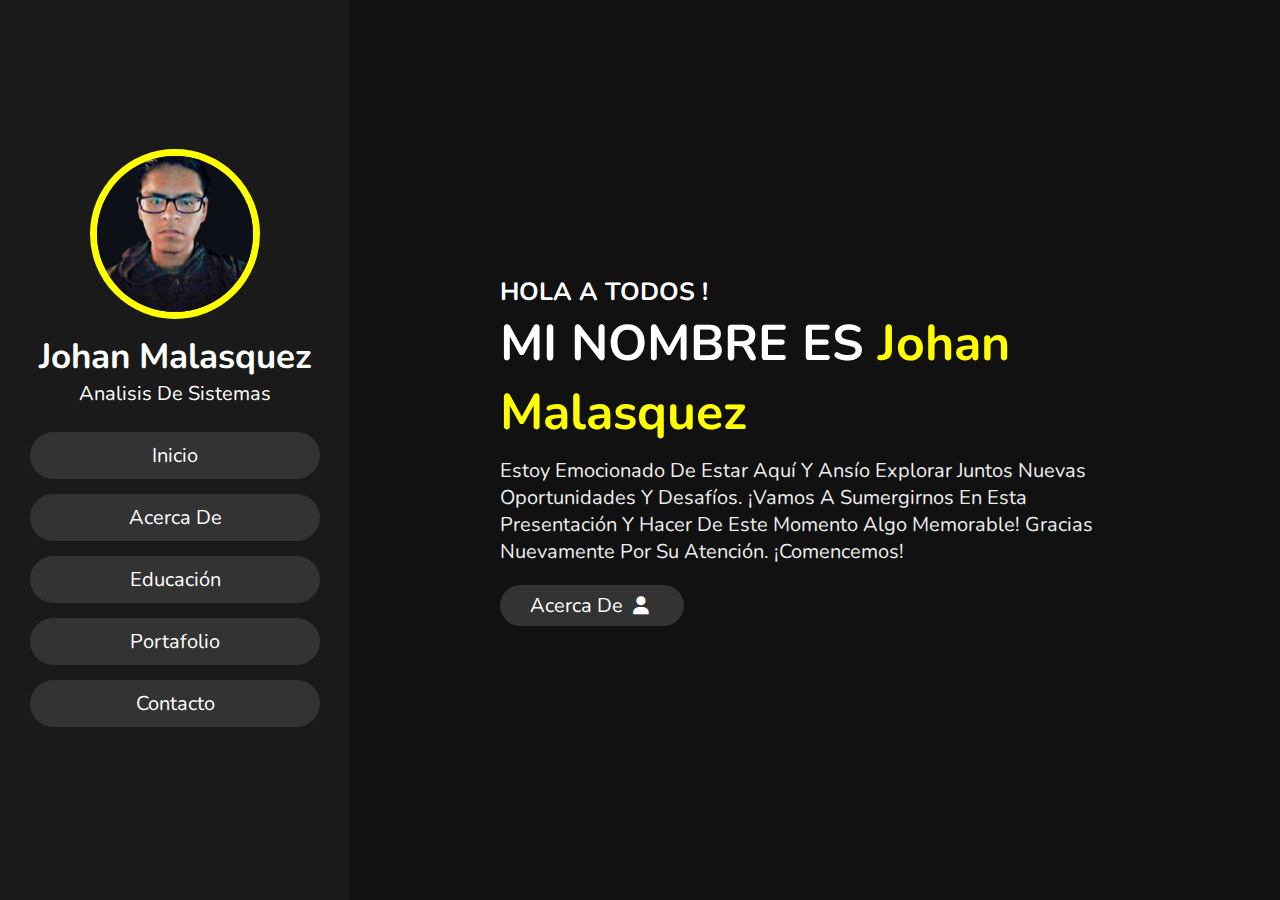
<file: index.html>
<!DOCTYPE html>
<html lang="en">
<head>
    <meta charset="UTF-8">
    <meta name="viewport" content="width=device-width, initial-scale=1.0">
    <title>Portafolio-JM</title>
    <link type="IMG" rel="Icon" href="IMG/portfolio_579412.png">
    <link rel="stylesheet" href="CSS/style.css">

    <link rel="stylesheet" href="https://cdnjs.cloudflare.com/ajax/libs/font-awesome/6.5.1/css/all.min.css">
    
</head>
<body>
    <header>
        <div class="user">
            <img src="IMG/Screenshot_1.jpg" alt="">
            <h3 class="name">Johan Malasquez</h3>
            <p class="post">Analisis de Sistemas</p>
        </div>
        
        <nav class="navbar">
            <ul>
                <li><a href="index.html">Inicio</a></li>
                <li><a href="HTML/acerca.html">Acerca de</a></li>
                <li><a href="HTML/educacion.html">Educación</a></li>
                <li><a href="HTML/portfolio.html">Portafolio</a></li>
                <li><a href="HTML/contact.html">Contacto</a></li>
            </ul>
        </nav>
    </header>

    <div id="menu" class="fas fa-bars"></div>

    <!-- SECTION HOME -->
    <section class="home" id="home">
        <h3>HOLA A TODOS !</h3>
        <h1>MI NOMBRE ES <span>Johan Malasquez</span></h1>
        <p>Estoy emocionado de estar aquí y ansío explorar juntos nuevas oportunidades y desafíos. ¡Vamos a sumergirnos en esta
        presentación y hacer de este momento algo memorable!
        
        Gracias nuevamente por su atención. ¡Comencemos!</p>
        <a href="HTML/acerca.html"><button class="btn">Acerca de <i class="fas fa-user"></i></button></a>
    </section>

    <script src="https://cdnjs.cloudflare.com/ajax/libs/jquery/3.7.1/jquery.min.js"></script>
    <script src="JS/scrip.js"></script>
</body>
</html>
</file>
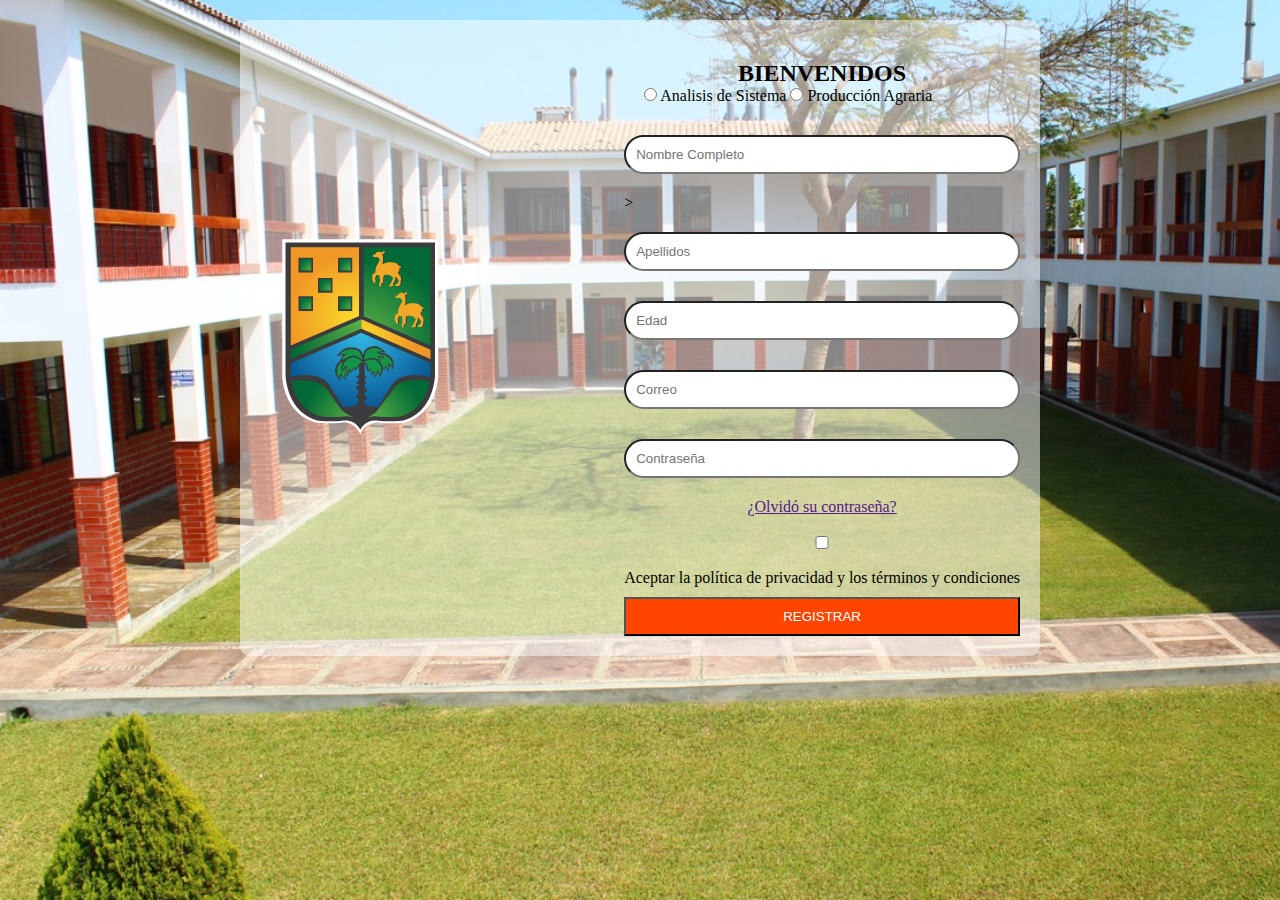
<file: Menu-Formulario/index.html>
<!DOCTYPE html>
<html lang="en">
<head>
    <meta charset="UTF-8">
    <meta name="viewport" content="width=device-width, initial-scale=1.0">
    <title>Document</title>
    <link rel="stylesheet" href="style.css">
</head>
<body>
    <div class="container">
        <form>
            <div class="form-content">
                <div class="form-image">
                    <img src="IMAGE/Logo-VG_Tpt02.png" alt="logo_VG">
                </div>
                <div>
                    <div class="form-fields">
                        <h2>BIENVENIDOS</h2>
                        <input type="radio" name="interes" value="analisis-sistema"> Analisis de Sistema
                        <input type="radio" name="interes" value="producto-agraria"> Producción Agraria
                    </div>
                    <div class="flex-container">
                        <input type="text" id="NombreCompleto" name="NombreCompleto" placeholder="Nombre Completo" pattern="[A-Za-z\s]+" required>>
                        <input type="text" id="Apellidos" name="Apellidos" placeholder="Apellidos" pattern="[A-Za-z\s]+" required>
                        <input type="text" id="Edad" name="Edad" placeholder="Edad" min="0" required>
                        <input type="text" id="Correo" name="Correo" placeholder="Correo" required pattern="[a-zA-Z0-9._%+-]+@[a-zA-Z0-9.-]+\.[a-zA-Z]{2,}">
                        <input type="password" id="Contraseña" name="Contraseña" placeholder="Contraseña">
                        <a href="">¿Olvidó su contraseña?</a>
                        <input type="checkbox" name="interes" value="producto-agraria"> Aceptar la política de privacidad y los términos y
                        condiciones
                        <input type="submit" value="REGISTRAR">
                    </div>
                </div>

            </div>
        </form>
    </div>
</body>
</html>
</file>
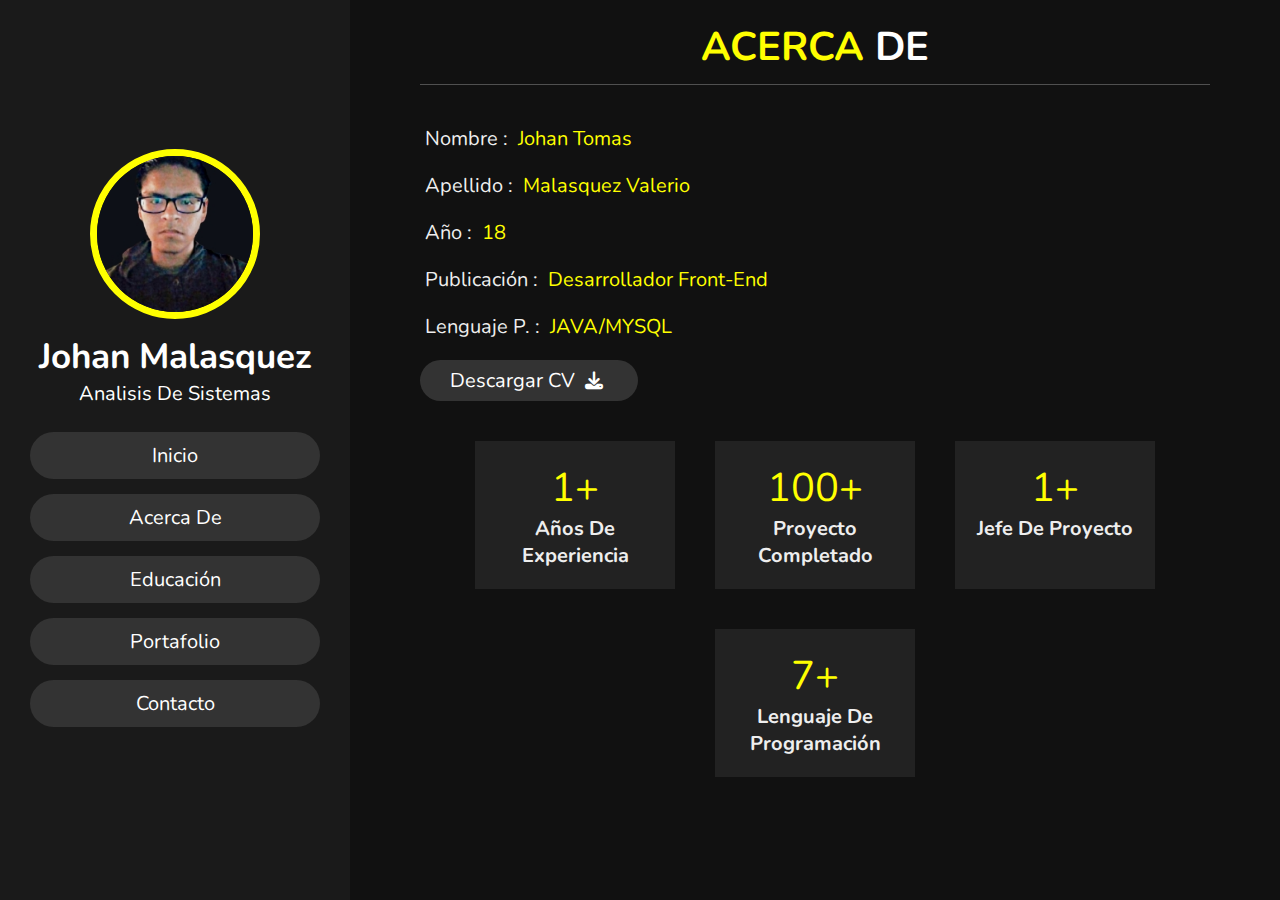
<file: HTML/acerca.html>
<!DOCTYPE html>
<html lang="en">

<head>
    <meta charset="UTF-8">
    <meta name="viewport" content="width=device-width, initial-scale=1.0">
    <title>Portafolio-JM</title>
    <link type="IMG" rel="Icon" href="/IMG/portfolio_579412.png">
    <link rel="stylesheet" href="/CSS/style.css">

    <link rel="stylesheet" href="https://cdnjs.cloudflare.com/ajax/libs/font-awesome/6.5.1/css/all.min.css">

</head>

<body>
    <header>
        <div class="user">
            <img src="/IMG/Screenshot_1.jpg" alt="">
            <h3 class="name">Johan Malasquez</h3>
            <p class="post">Analisis de Sistemas</p>
        </div>

        <nav class="navbar">
            <ul>
                <li><a href="/index.html">Inicio</a></li>
                <li><a href="acerca.html">Acerca de</a></li>
                <li><a href="educacion.html">Educación</a></li>
                <li><a href="portfolio.html">Portafolio</a></li>
                <li><a href="contact.html">Contacto</a></li>
            </ul>
        </nav>
    </header>

    <div id="menu" class="fas fa-bars"></div>

    <!-- SECTION ABOUT -->
    <section class="about" id="about">
        <h1 class="heading"> <span>ACERCA</span> DE </h1>

        <div class="row">

            <div class="info">
                <h3> <span> Nombre : </span> Johan Tomas </h3>
                <h3> <span> Apellido : </span> Malasquez Valerio </h3>
                <h3> <span> Año : </span> 18 </h3>
                <h3> <span> Publicación : </span> Desarrollador front-end </h3>
                <h3> <span> Lenguaje P. : </span> JAVA/MYSQL </h3>
                <a href="#"> <button class="btn"> Descargar CV <i class="fas fa-download"></i></button> </a>
            </div>

            <div class="counter">

                <div class="box">
                    <span>1+</span>
                    <h3>años de experiencia</h3>
                </div>

                <div class="box">
                    <span>100+</span>
                    <h3>proyecto completado</h3>
                </div>

                <div class="box">
                    <span>1+</span>
                    <h3>Jefe de Proyecto</h3>
                </div>

                <div class="box">
                    <span>7+</span>
                    <h3>Lenguaje de Programación</h3>
                </div>

            </div>

        </div>
    </section>

    <script src="https://cdnjs.cloudflare.com/ajax/libs/jquery/3.7.1/jquery.min.js"></script>
    <script src="/JS/scrip.js"></script>
</body>

</html>
</file>
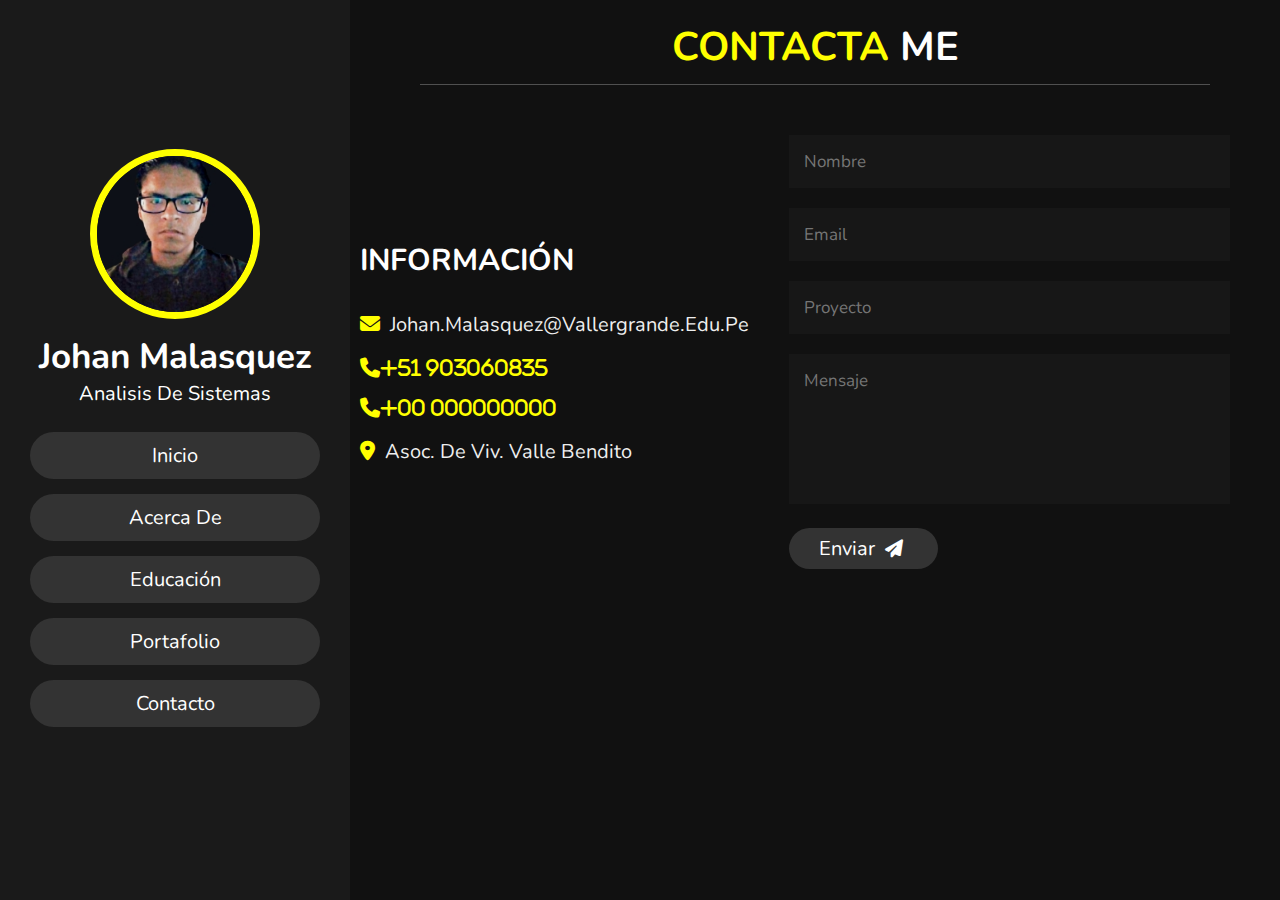
<file: HTML/contact.html>
<!DOCTYPE html>
<html lang="en">

<head>
    <meta charset="UTF-8">
    <meta name="viewport" content="width=device-width, initial-scale=1.0">
    <title>Portafolio-JM</title>
    <link type="IMG" rel="Icon" href="/IMG/portfolio_579412.png">
    <link rel="stylesheet" href="/CSS/style.css">

    <link rel="stylesheet" href="https://cdnjs.cloudflare.com/ajax/libs/font-awesome/6.5.1/css/all.min.css">

</head>

<body>
    <header>
        <div class="user">
            <img src="/IMG/Screenshot_1.jpg" alt="">
            <h3 class="name">Johan Malasquez</h3>
            <p class="post">Analisis de Sistemas</p>
        </div>

        <nav class="navbar">
            <ul>
                <li><a href="/index.html">Inicio</a></li>
                <li><a href="acerca.html">Acerca de</a></li>
                <li><a href="educacion.html">Educación</a></li>
                <li><a href="portfolio.html">Portafolio</a></li>
                <li><a href="contact.html">Contacto</a></li>
            </ul>
        </nav>
    </header>

    <div id="menu" class="fas fa-bars"></div>

    <!-- SECTION CONTACTO -->
    <section class="contact" id="contact">
        <h1 class="heading"> <span>CONTACTA</span> ME </h1>

        <div class="row">

            <div class="contact">

                <h3 class="title">Información</h3>

                <div class="info">
                    <h3><i class="fas fa-envelope"></i>johan.malasquez@vallergrande.edu.pe</h3>
                    <h3><i class="fas fa-phone">+51 903060835</i></h3>
                    <h3><i class="fas fa-phone">+00 000000000</i></h3>
                    <h3><i class="fas fa-map-marker-alt"></i>Asoc. de viv. valle bendito </h3>
                </div>

            </div>

            <form action>
                <input type="text" placeholder="nombre" class="box" required>
                <input type="email" placeholder="email" class="box" required>
                <input type="text" placeholder="proyecto" class="box" required>
                <textarea name="" id="" cols="30" rows="10" class="box message" placeholder="mensaje"></textarea required>
                <button type="submit" class="btn">Enviar <i class="fas fa-paper-plane"></i></button>

            </form>

        </div>
    </section>

    <script src="https://cdnjs.cloudflare.com/ajax/libs/jquery/3.7.1/jquery.min.js"></script>
    <script src="/JS/scrip.js"></script>
</body>

</html>
</file>
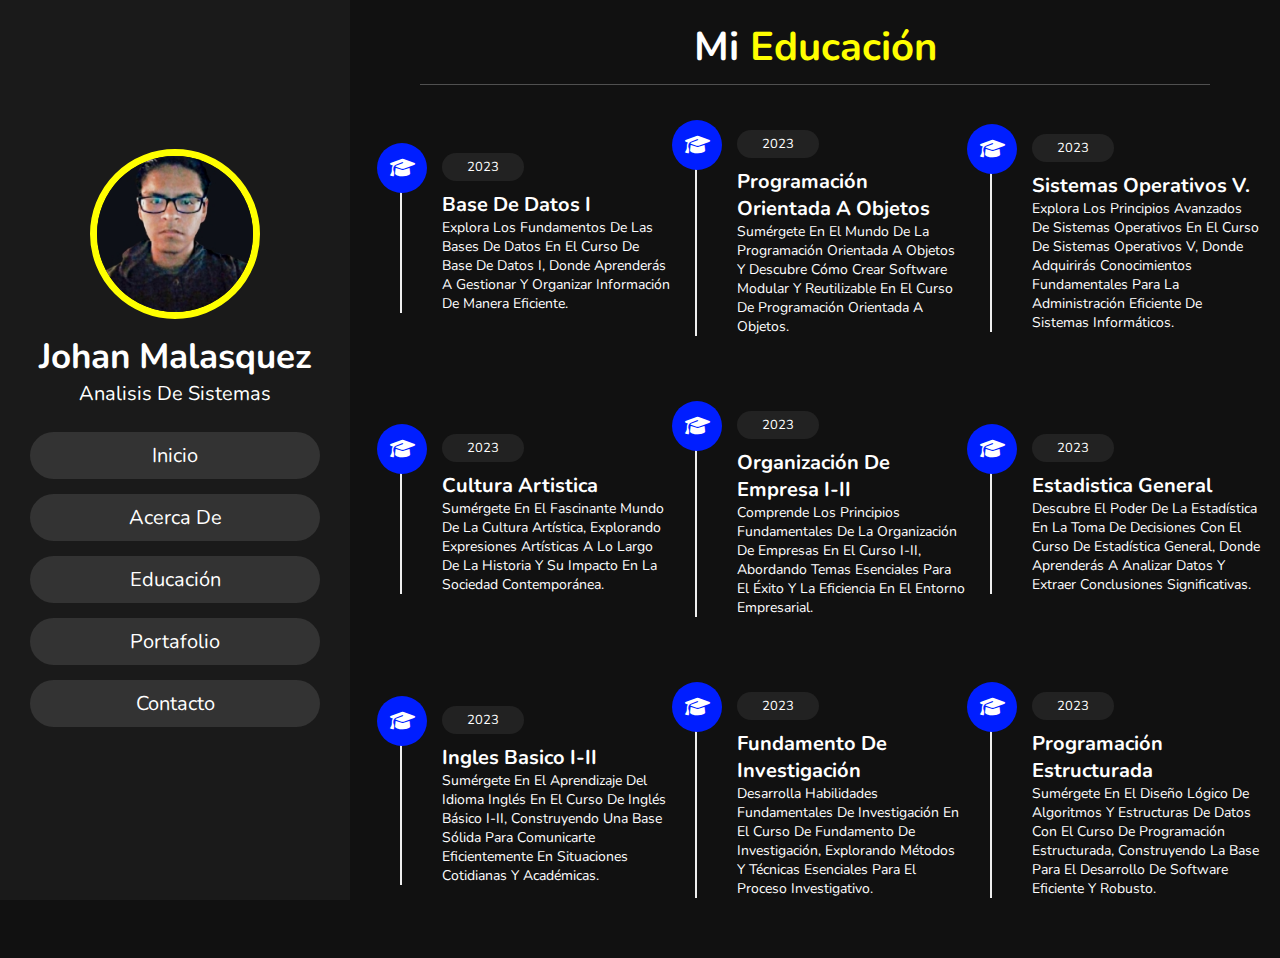
<file: HTML/educacion.html>
<!DOCTYPE html>
<html lang="en">
<head>
    <meta charset="UTF-8">
    <meta name="viewport" content="width=device-width, initial-scale=1.0">
    <title>Portafolio-JM</title>
    <link type="IMG" rel="Icon" href="/IMG/portfolio_579412.png">
    <link rel="stylesheet" href="/CSS/style.css">

    <link rel="stylesheet" href="https://cdnjs.cloudflare.com/ajax/libs/font-awesome/6.5.1/css/all.min.css">
    
</head>
<body>
    <header>
        <div class="user">
            <img src="/IMG/Screenshot_1.jpg" alt="">
            <h3 class="name">Johan Malasquez</h3>
            <p class="post">Analisis de Sistemas</p>
        </div>
        
        <nav class="navbar">
            <ul>
                <li><a href="/index.html">Inicio</a></li>
                <li><a href="acerca.html">Acerca de</a></li>
                <li><a href="educacion.html">Educación</a></li>
                <li><a href="portfolio.html">Portafolio</a></li>
                <li><a href="contact.html">Contacto</a></li>
            </ul>
        </nav>
    </header>

    <div id="menu" class="fas fa-bars"></div>

    <!-- SECTION EDUCATION -->
    <section class="education" id="education">
        <h1 class="heading"> mi <span>educación</span> </h1>

        <div class="box-container">

            <div class="box">
                <i class="fas fa-graduation-cap"></i>
                <span>2023</span>
                <h3>Base de Datos I</h3>
                <p>Explora los fundamentos de las bases de datos en el curso de Base de Datos I, donde aprenderás a gestionar y organizar
                información de manera eficiente.</p>
            </div>

            <div class="box">
                <i class="fas fa-graduation-cap"></i>
                <span>2023</span>
                <h3>Programación Orientada a Objetos</h3>
                <p>Sumérgete en el mundo de la programación orientada a objetos y descubre cómo crear software modular y reutilizable en el
                curso de Programación Orientada a Objetos.</p>
            </div>

            <div class="box">
                <i class="fas fa-graduation-cap"></i>
                <span>2023</span>
                <h3>Sistemas Operativos V.</h3>
                <p>Explora los principios avanzados de sistemas operativos en el curso de Sistemas Operativos V, donde adquirirás
                conocimientos fundamentales para la administración eficiente de sistemas informáticos.</p>
            </div>

            <div class="box">
                <i class="fas fa-graduation-cap"></i>
                <span>2023</span>
                <h3>Cultura Artistica</h3>
                <p>Sumérgete en el fascinante mundo de la Cultura Artística, explorando expresiones artísticas a lo largo de la historia y
                su impacto en la sociedad contemporánea.</p>
            </div>

            <div class="box">
                <i class="fas fa-graduation-cap"></i>
                <span>2023</span>
                <h3>Organización de Empresa I-II</h3>
                <p>Comprende los principios fundamentales de la Organización de Empresas en el curso I-II, abordando temas esenciales para
                el éxito y la eficiencia en el entorno empresarial.</p>
            </div>

            <div class="box">
                <i class="fas fa-graduation-cap"></i>
                <span>2023</span>
                <h3>Estadistica General</h3>
                <p>Descubre el poder de la estadística en la toma de decisiones con el curso de Estadística General, donde aprenderás a
                analizar datos y extraer conclusiones significativas.</p>
            </div>

            <div class="box">
                <i class="fas fa-graduation-cap"></i>
                <span>2023</span>
                <h3>Ingles Basico I-II</h3>
                <p>Sumérgete en el aprendizaje del idioma inglés en el curso de Inglés Básico I-II, construyendo una base sólida para
                comunicarte eficientemente en situaciones cotidianas y académicas.</p>
            </div>

            <div class="box">
                <i class="fas fa-graduation-cap"></i>
                <span>2023</span>
                <h3>Fundamento de Investigación</h3>
                <p>Desarrolla habilidades fundamentales de investigación en el curso de Fundamento de Investigación, explorando métodos y
                técnicas esenciales para el proceso investigativo.</p>
            </div>

            <div class="box">
                <i class="fas fa-graduation-cap"></i>
                <span>2023</span>
                <h3>Programación Estructurada</h3>
                <p>Sumérgete en el diseño lógico de algoritmos y estructuras de datos con el curso de Programación Estructurada,
                construyendo la base para el desarrollo de software eficiente y robusto.</p>
            </div>

        </div>
    </section>

    <script src="https://cdnjs.cloudflare.com/ajax/libs/jquery/3.7.1/jquery.min.js"></script>
    <script src="/JS/scrip.js"></script>
</body>
</html>
</file>
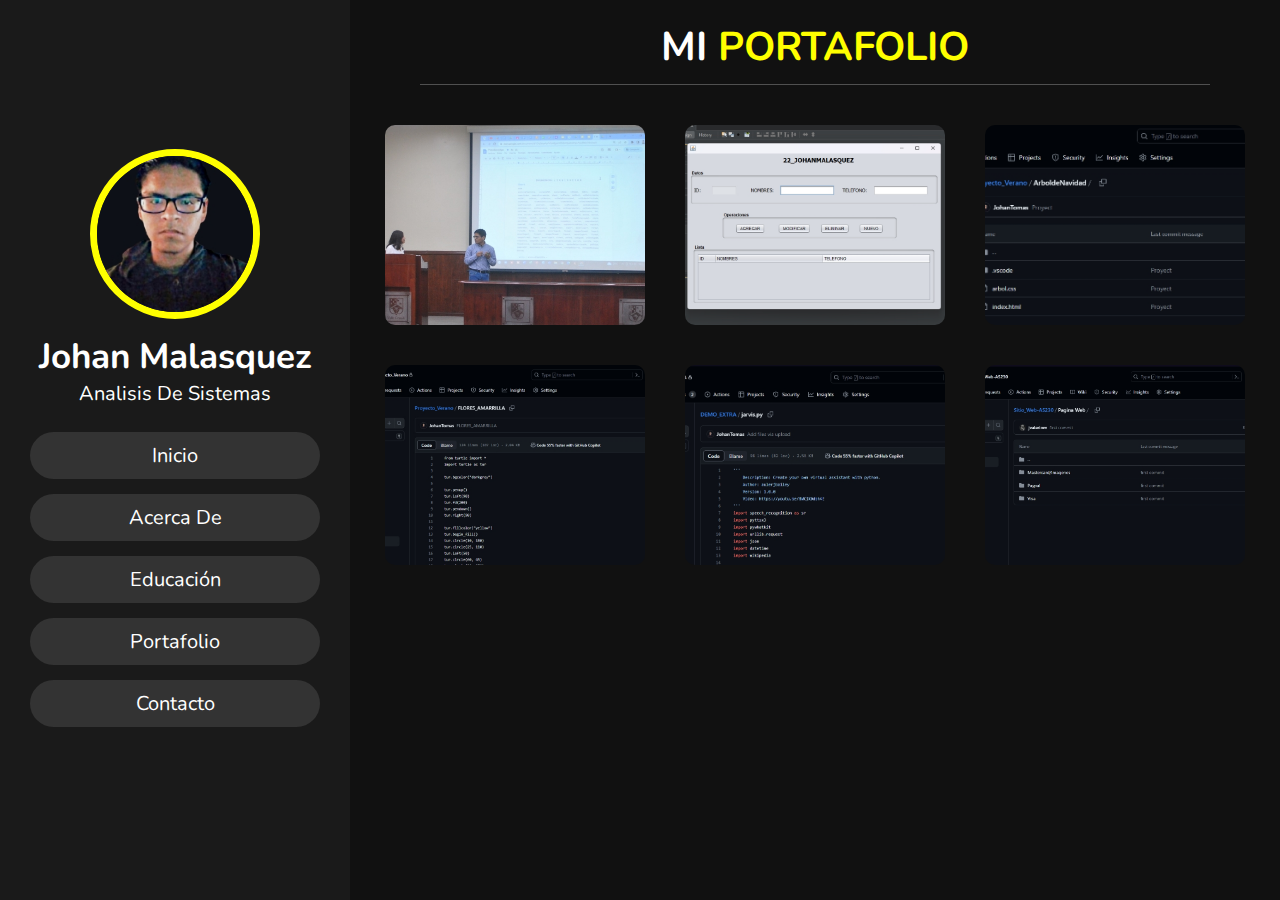
<file: HTML/portfolio.html>
<!DOCTYPE html>
<html lang="en">

<head>
    <meta charset="UTF-8">
    <meta name="viewport" content="width=device-width, initial-scale=1.0">
    <title>Portafolio-JM</title>
    <link type="IMG" rel="Icon" href="/IMG/portfolio_579412.png">
    <link rel="stylesheet" href="/CSS/style.css">

    <link rel="stylesheet" href="https://cdnjs.cloudflare.com/ajax/libs/font-awesome/6.5.1/css/all.min.css">

</head>

<body>
    <header>
        <div class="user">
            <img src="/IMG/Screenshot_1.jpg" alt="">
            <h3 class="name">Johan Malasquez</h3>
            <p class="post">Analisis de Sistemas</p>
        </div>

        <nav class="navbar">
            <ul>
                <li><a href="/index.html">Inicio</a></li>
                <li><a href="acerca.html">Acerca de</a></li>
                <li><a href="educacion.html">Educación</a></li>
                <li><a href="portfolio.html">Portafolio</a></li>
                <li><a href="contact.html">Contacto</a></li>
            </ul>
        </nav>
    </header>

    <div id="menu" class="fas fa-bars"></div>

    <!-- SECTION PORTAFOLIO -->
    <section class="portfolio" id="portfolio">
        <h1 class="heading"> MI <span> PORTAFOLIO</span></h1>

        <div class="box-container">

            <div class="box">
                <img src="/IMG/Screenshot_2.jpg" alt="">
            </div>
            <div class="box">
                <img src="/IMG/Screenshot_3.jpg" alt="">
            </div>
            <div class="box">
                <img src="/IMG/Screenshot_4.jpg" alt="">
            </div>
            <div class="box">
                <img src="/IMG/Screenshot_5.jpg" alt="">
            </div>
            <div class="box">
                <img src="/IMG/Screenshot_6.jpg" alt="">
            </div>
            <div class="box">
                <img src="/IMG/Screenshot_7.jpg" alt="">
            </div>

        </div>
    </section>

    <script src="https://cdnjs.cloudflare.com/ajax/libs/jquery/3.7.1/jquery.min.js"></script>
    <script src="/JS/scrip.js"></script>
</body>

</html>
</file>
<file: CSS/style.css>
@import url('https://fonts.googleapis.com/css2?family=Nunito:wght@200;300;400;500&display=swap');

* {
    font-family: 'Nunito', sans-serif;
    margin: 0;
    padding: 0;
    box-sizing: border-box;
    text-decoration: none;
    outline: none;
    border: none;
    text-transform: capitalize;
    transition: all .2s linear;
}

*::selection {
    background: yellow;
    color: #333;
}

html {
    font-size: 62.5%;
    overflow-x: hidden;
}

html::-webkit-scrollbar {
    width: 1.4rem;
}

html::-webkit-scrollbar-track {
    background: #222;
}

html::-webkit-scrollbar-thumb {
    background: rgb(0, 26, 255);
}

body {
    background: #111;
    overflow-x: hidden;
    padding-left: 35rem;
}

section {
    min-height: 100vh;
    padding: 1rem;
}

.btn {
    padding: .7rem 3rem;
    background: #333;
    color: #fff;
    cursor: pointer;
    margin-top: 1rem;
    font-size: 2rem;
    border-radius: 5rem;
}

.btn i {
    padding: 0 .5rem;
    font-size: 1.8rem;
}

.btn:hover {
    background: rgb(0, 26, 255);
}

/* ABOUT */
.heading {
    text-align: center;
    margin: 0 6rem;
    font-size: 4rem;
    padding: 1rem;
    border-bottom: .1rem solid #fff4;
    color: #fff;
}

.heading span {
    color: yellow;
}

.heading p {
    font-size: 2rem;
    color: #eee;
    padding: 1rem 0;
}

header {
    position: fixed;
    top: 0;
    left: 0;
    z-index: 1000;
    height: 100%;
    width: 35rem;
    background: #1a1a1a;
    display: flex;
    align-items: center;
    justify-content: center;
    flex-flow: column;
    text-align: center;
}

header .user img {
    height: 17rem;
    width: 17rem;
    border-radius: 50%;
    object-fit: cover;
    margin-bottom: 1rem;
    border: .7rem solid yellow;
}

header .user .name {
    font-size: 3.5rem;
    color: #fff;
}

header .user .post {
    font-size: 2rem;
    color: #fff;
}

header .navbar {
    width: 100%;
}

header .navbar ul {
    list-style: none;
    padding: 1rem 3rem;
}

header .navbar ul li a {
    display: block;
    padding: 1rem;
    margin: 1.5rem 0;
    background: #333;
    color: #fff;
    font-size: 2rem;
    border-radius: 5rem;
}

header .navbar ul li a:hover {
    background: rgb(0, 26, 255);
}

#menu {
    position: fixed;
    top: 2rem;
    right: 2rem;
    background: #eee;
    cursor: pointer;
    font-size: 2.5rem;
    padding: 1rem 1.5rem;
    z-index: 1000;
    display: none;
}

.home {
    display: flex;
    justify-content: center;
    flex-flow: column;
    padding: 0 15rem;
}

.home h3 {
    font-size: 2.5rem;
    color: #fff;
}

.home h1 {
    font-size: 5rem;
    color: #fff;
}

.home h1 span{
    color: yellow;
}

.home p {
    font-size: 2rem;
    color: #eee;
    padding: 1rem 0;
}

/* ABOUT */
.about .row {
    display: flex;
    align-items: center;
    justify-content: center;
    flex-wrap: wrap;
    padding: 1rem 0;
}

.about .row .info {
    flex: 1 1 48rem;
    padding: 2rem 1rem;
    padding-left: 6rem;
}

.about .row .info h3 {
    font-size: 2rem;
    color: yellow;
    padding: 1rem 0;
    font-weight: normal;
}

.about .row .info h3 span {
    color: #eee;
    padding: 0 .5rem;
}

.about .row .counter {
    flex: 1 1 48rem;
    display: flex;
    justify-content: center;
    flex-wrap: wrap;
}

.about .row .counter .box {
    width: 20rem;
    background: #222;
    text-align: center;
    padding: 2rem;
    margin: 2rem;
}

.about .row .counter .box span{
    font-size: 4rem;
    color: yellow;
}

.about .row .counter .box h3{
    font-size: 2rem;
    color: #eee;
}
/*=====================*/

/* Education*/
.education .box-container {
    display: flex;
    align-items: center;
    justify-content: space-between;
    flex-wrap: wrap;
    padding: 1rem 0;
    padding-left: 3rem;
}

.education .box-container .box {
    width: 27rem;
    margin: 4rem 1rem;
    padding-left: 4rem;
    border-left: .2rem solid #eee;
    position: relative;
}

.education .box-container .box span {
    font-size: 1.3rem;
    background: #222;
    color: #fff;
    border-radius: 5rem;
    padding: .5rem 2.5rem;
}

.education .box-container .box h3 {
    font-size: 2rem;
    color: #fff;
    padding-top: 1.5rem;
}

.education .box-container .box p {
    font-size: 1.4rem;
    color: #fff;
    padding-top: 1rem 0;
}

.education .box-container .box i {
    position: absolute;
    top: -1.5rem;
    left: -2.5rem;
    height: 5rem;
    width: 5rem;
    border-radius: 50%;
    line-height: 5rem;
    text-align: center;
    font-size: 2rem;
    color: #fff;
    background: rgb(0, 30, 255);
}
/*=====================*/

/* PORTAFOLIO */
.portfolio .box-container {
    display: flex;
    align-items: center;
    justify-content: center;
    flex-wrap: wrap;
    padding: 2rem 0;
}

.portfolio .box-container .box {
    height: 20rem;
    width: 26rem;
    border-radius: 1rem;
    margin: 2rem;
    overflow: hidden;
    cursor: pointer;
}

.portfolio .box-container .box img {
    height: 100%;
    width: 100%;
    object-fit: cover;
}

.portfolio .box-container .box:hover img {
    transform: scale(1.2);
}
/*=====================*/

/* CONTACTO */
.contact .row {
    display: flex;
    align-items: center;
    justify-content: center;
    flex-wrap: wrap;
}

.contact .row .content {
    flex: 1 1 30rem;
    padding: 4rem;
    padding-bottom: 0;
}

.contact .row form {
    flex: 1 1 45rem;
    padding: 2rem;
    margin: 2rem;
    padding-bottom: 4rem;
}

.contact .row form .box {
    padding: 1.5rem;
    margin: 1rem 0;
    background: #3333;
    color: #fff;
    text-transform: none;
    font-size: 1.7rem;
    width: 100%;
}

.contact .row form .box::placeholder {
    text-transform: capitalize;
}

.contact .row form .message {
    height: 15rem;
    resize: none;
}

.contact .row .contact .title {
    text-transform: uppercase;
    color: #fff;
    font-size: 3rem;
    padding-bottom: 2rem;
}

.contact .row .contact .info h3 {
    display: flex;
    align-items: center;
    font-size: 2rem;
    color: #eee;
    padding: 1rem 0;
    font-weight: normal;
}

.contact .row .contact .info h3 i {
    padding-right: 1rem;
    color: yellow;
}

@media (max-width:1200px) {
    html {
        font-size: 55%;
    }

    .home {
        padding: 1rem 4rem;
    }
}

@media (max-width:991px) {
    
    header {
        left: -120%;
    }

    #menu {
        display: block;
    }

    header.toggle {
       left: 0%; 
    }

    body {
        padding: 0;
    }
}

@media (max-width:768px) {
    
    html {
        font-size: 50%;
    }
}

@media (max-width:400px) {
    
    header {
        width: 100vw;
    }

    /* About */
    .heading {
        margin: 0 3rem;
    }

    .about .row .counter .box {
        width: 100%;
    }

    /* EDUCATION */
    .education .box-container .box {
        width: 100%;
    }

    /* Portafolio */
    .portfolio .box-container .box {
        width: 100%;
    }

    /* Contacto */
    .contact .row form {
        margin: 3rem 0;
    }
}
</file>
<file: Menu-Formulario/style.css>
*{
    margin: 0;
    padding: 0;
    box-sizing:border-box;
}

body {
    background-image: url(IMAGE/2.jpg);
    background-size: cover;
    background-attachment: fixed;
    background-repeat: no-repeat;
    background-position: center center;
}

.container {
    background-color: rgba(255, 255, 255, 0.5);
    padding: 20px;
    margin: 20px auto;
    border-radius: 10px;
    max-width: 800px;
}

.form-content {
    display: flex;
    align-items: center;

}

.form-image {
    flex: 1;
}

.form-image img {
    max-width: 200%;
}

.form-fields {
    flex: 1;
    padding: 20px;
}

h2 {
    text-align: center;
}

.flex-container {
    display: flex;
    flex-direction: column;
    gap: 10px;
}


input[type="text"],
input[type="password"],
input[type="checkbox"] {
    text-align: left;
    border-radius: 40px;
    margin: 10px 0;
    padding: 10px;
}

a {
    text-align: center;
}

input[type="submit"] {
    text-decoration: none;
    background-color: orangered;
    padding: 10px;
    color: white;
}
</file>
